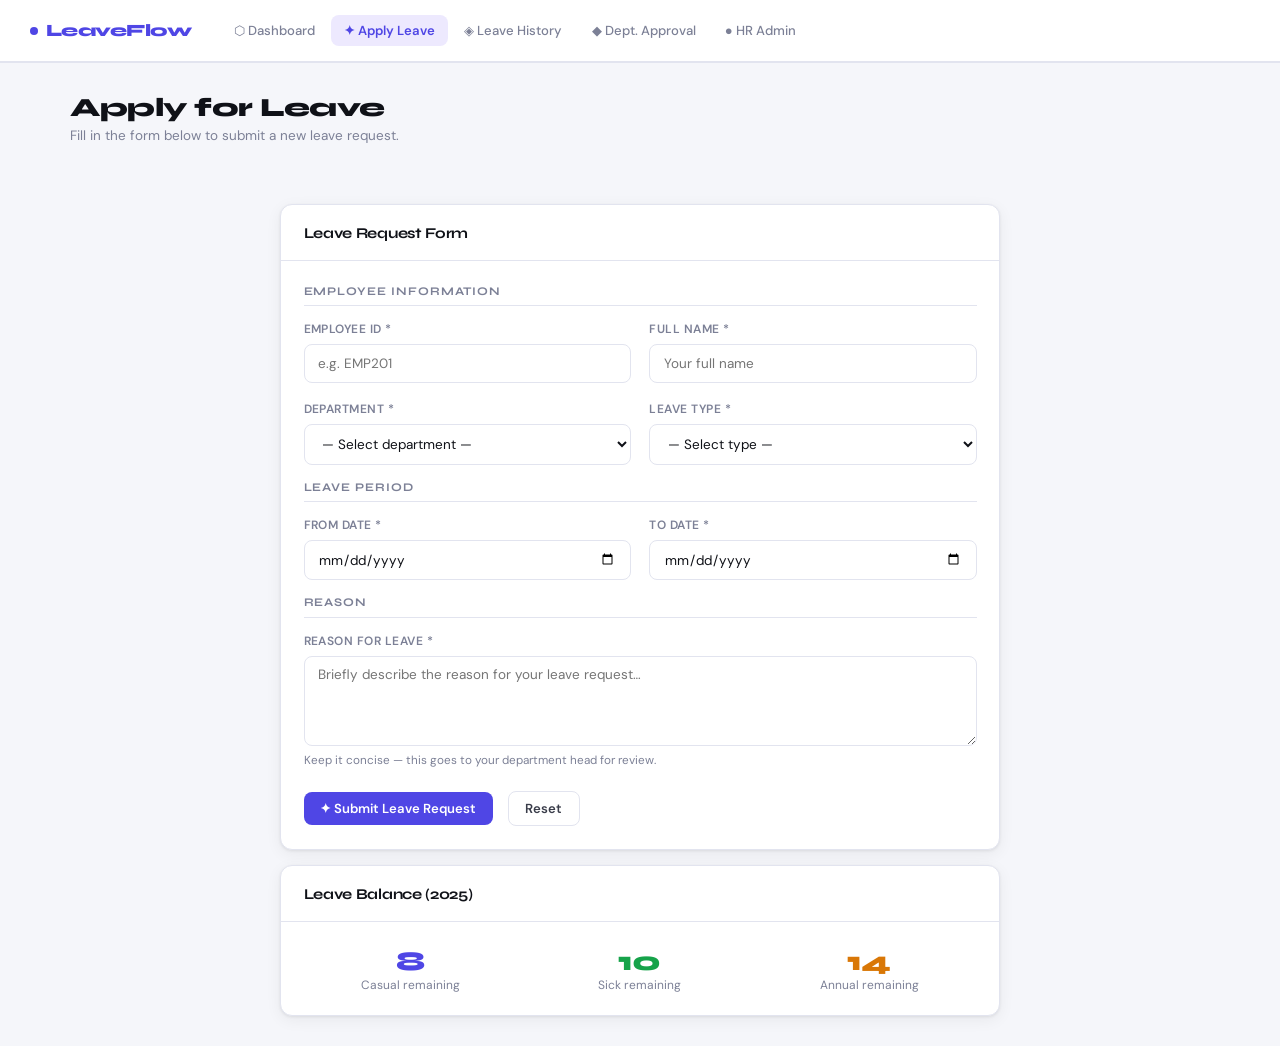
<file: apply.html>
<!DOCTYPE html>
<html lang="en">
<head>
  <meta charset="UTF-8">
  <meta name="viewport" content="width=device-width, initial-scale=1.0">
  <title>Apply Leave — LeaveFlow</title>
  <link rel="stylesheet" href="style.css">
  <style>
    .apply-wrap {
      max-width: 720px;
      margin: 0 auto;
    }
    .form-section-title {
      font-family: 'Syne', sans-serif;
      font-size: .78rem;
      font-weight: 700;
      text-transform: uppercase;
      letter-spacing: .08em;
      color: var(--ink-3);
      margin-bottom: 1rem;
      padding-bottom: .5rem;
      border-bottom: 1px solid var(--border);
    }
    .success-banner {
      display: none;
      background: var(--success-lt);
      border: 1.5px solid var(--success);
      border-radius: var(--radius-sm);
      padding: 1rem 1.25rem;
      margin-bottom: 1.5rem;
      color: var(--success);
      font-weight: 600;
      align-items: center;
      gap: .6rem;
    }
    .success-banner.show { display: flex; }
    .day-count {
      display: inline-block;
      background: var(--accent-lt);
      color: var(--accent);
      font-weight: 700;
      font-size: .8rem;
      padding: .2rem .6rem;
      border-radius: 6px;
      margin-left: .5rem;
    }
  </style>
</head>
<body>
  <div id="nav-root"></div>

  <div class="page-header container">
    <h1 class="page-title">Apply for Leave</h1>
    <p class="page-sub">Fill in the form below to submit a new leave request.</p>
  </div>

  <div class="container">
    <div class="apply-wrap">
      <div id="success-banner" class="success-banner">
        ✅ Leave request submitted successfully! It has been forwarded to your department head.
      </div>

      <div class="card">
        <div class="card-header">
          <span class="card-title">Leave Request Form</span>
          <span class="text-sm text-muted" id="day-count-label"></span>
        </div>
        <div class="card-body">
          <form id="leave-form" novalidate>

            <p class="form-section-title">Employee Information</p>
            <div class="form-grid mb-2">
              <div class="form-group">
                <label class="form-label" for="empId">Employee ID *</label>
                <input type="text" id="empId" class="form-control" placeholder="e.g. EMP201" required>
              </div>
              <div class="form-group">
                <label class="form-label" for="empName">Full Name *</label>
                <input type="text" id="empName" class="form-control" placeholder="Your full name" required>
              </div>
              <div class="form-group">
                <label class="form-label" for="dept">Department *</label>
                <select id="dept" class="form-control" required>
                  <option value="">— Select department —</option>
                  <option>Engineering</option>
                  <option>Marketing</option>
                  <option>Finance</option>
                  <option>HR</option>
                  <option>Operations</option>
                  <option>Sales</option>
                </select>
              </div>
              <div class="form-group">
                <label class="form-label" for="leaveType">Leave Type *</label>
                <select id="leaveType" class="form-control" required>
                  <option value="">— Select type —</option>
                  <option>Casual</option>
                  <option>Sick</option>
                  <option>Annual</option>
                </select>
              </div>
            </div>

            <p class="form-section-title">Leave Period</p>
            <div class="form-grid mb-2">
              <div class="form-group">
                <label class="form-label" for="fromDate">From Date *</label>
                <input type="date" id="fromDate" class="form-control" required>
              </div>
              <div class="form-group">
                <label class="form-label" for="toDate">To Date *</label>
                <input type="date" id="toDate" class="form-control" required>
              </div>
            </div>

            <p class="form-section-title">Reason</p>
            <div class="form-grid">
              <div class="form-group full">
                <label class="form-label" for="reason">Reason for Leave *</label>
                <textarea id="reason" class="form-control" placeholder="Briefly describe the reason for your leave request…" required></textarea>
                <span class="form-hint">Keep it concise — this goes to your department head for review.</span>
              </div>
            </div>

            <div class="flex mt-3" style="gap:1rem; flex-wrap:wrap;">
              <button type="submit" class="btn btn-primary" id="submit-btn">
                ✦ Submit Leave Request
              </button>
              <button type="button" class="btn btn-outline" onclick="document.getElementById('leave-form').reset(); updateDayCount();">
                Reset
              </button>
            </div>
          </form>
        </div>
      </div>

      <!-- Leave balance hint -->
      <div class="card mt-2">
        <div class="card-header"><span class="card-title">Leave Balance (2025)</span></div>
        <div class="card-body">
          <div style="display:grid; grid-template-columns:repeat(3,1fr); gap:1rem; text-align:center;">
            <div>
              <div style="font-family:'Syne',sans-serif; font-size:1.8rem; font-weight:800; color:var(--accent)">8</div>
              <div class="text-sm text-muted">Casual remaining</div>
            </div>
            <div>
              <div style="font-family:'Syne',sans-serif; font-size:1.8rem; font-weight:800; color:var(--success)">10</div>
              <div class="text-sm text-muted">Sick remaining</div>
            </div>
            <div>
              <div style="font-family:'Syne',sans-serif; font-size:1.8rem; font-weight:800; color:var(--warn)">14</div>
              <div class="text-sm text-muted">Annual remaining</div>
            </div>
          </div>
        </div>
      </div>
    </div>
  </div>

  <script src="data.js"></script>
  <script src="nav.js"></script>
  <script>
    renderNav('apply');

    // Set min date to today
    const today = new Date().toISOString().split('T')[0];
    document.getElementById('fromDate').min = today;
    document.getElementById('toDate').min = today;

    function updateDayCount() {
      const from = document.getElementById('fromDate').value;
      const to   = document.getElementById('toDate').value;
      const lbl  = document.getElementById('day-count-label');
      if (from && to && to >= from) {
        const diff = Math.round((new Date(to) - new Date(from)) / 86400000) + 1;
        lbl.innerHTML = `<span class="day-count">${diff} day${diff !== 1 ? 's' : ''}</span>`;
      } else {
        lbl.innerHTML = '';
      }
    }

    document.getElementById('fromDate').addEventListener('change', () => {
      document.getElementById('toDate').min = document.getElementById('fromDate').value;
      updateDayCount();
    });
    document.getElementById('toDate').addEventListener('change', updateDayCount);

    document.getElementById('leave-form').addEventListener('submit', e => {
      e.preventDefault();
      const empId    = document.getElementById('empId').value.trim();
      const empName  = document.getElementById('empName').value.trim();
      const dept     = document.getElementById('dept').value;
      const type     = document.getElementById('leaveType').value;
      const from     = document.getElementById('fromDate').value;
      const to       = document.getElementById('toDate').value;
      const reason   = document.getElementById('reason').value.trim();

      if (!empId || !empName || !dept || !type || !from || !to || !reason) {
        showToast('Please fill in all required fields.', 'error');
        return;
      }
      if (to < from) {
        showToast('End date cannot be before start date.', 'error');
        return;
      }

      addLeave({ empId, empName, dept, type, from, to, reason });
      document.getElementById('success-banner').classList.add('show');
      document.getElementById('leave-form').reset();
      updateDayCount();
      window.scrollTo({ top: 0, behavior: 'smooth' });
      showToast('Leave submitted successfully!', 'success');
    });
  </script>
</body>
</html>
</file>
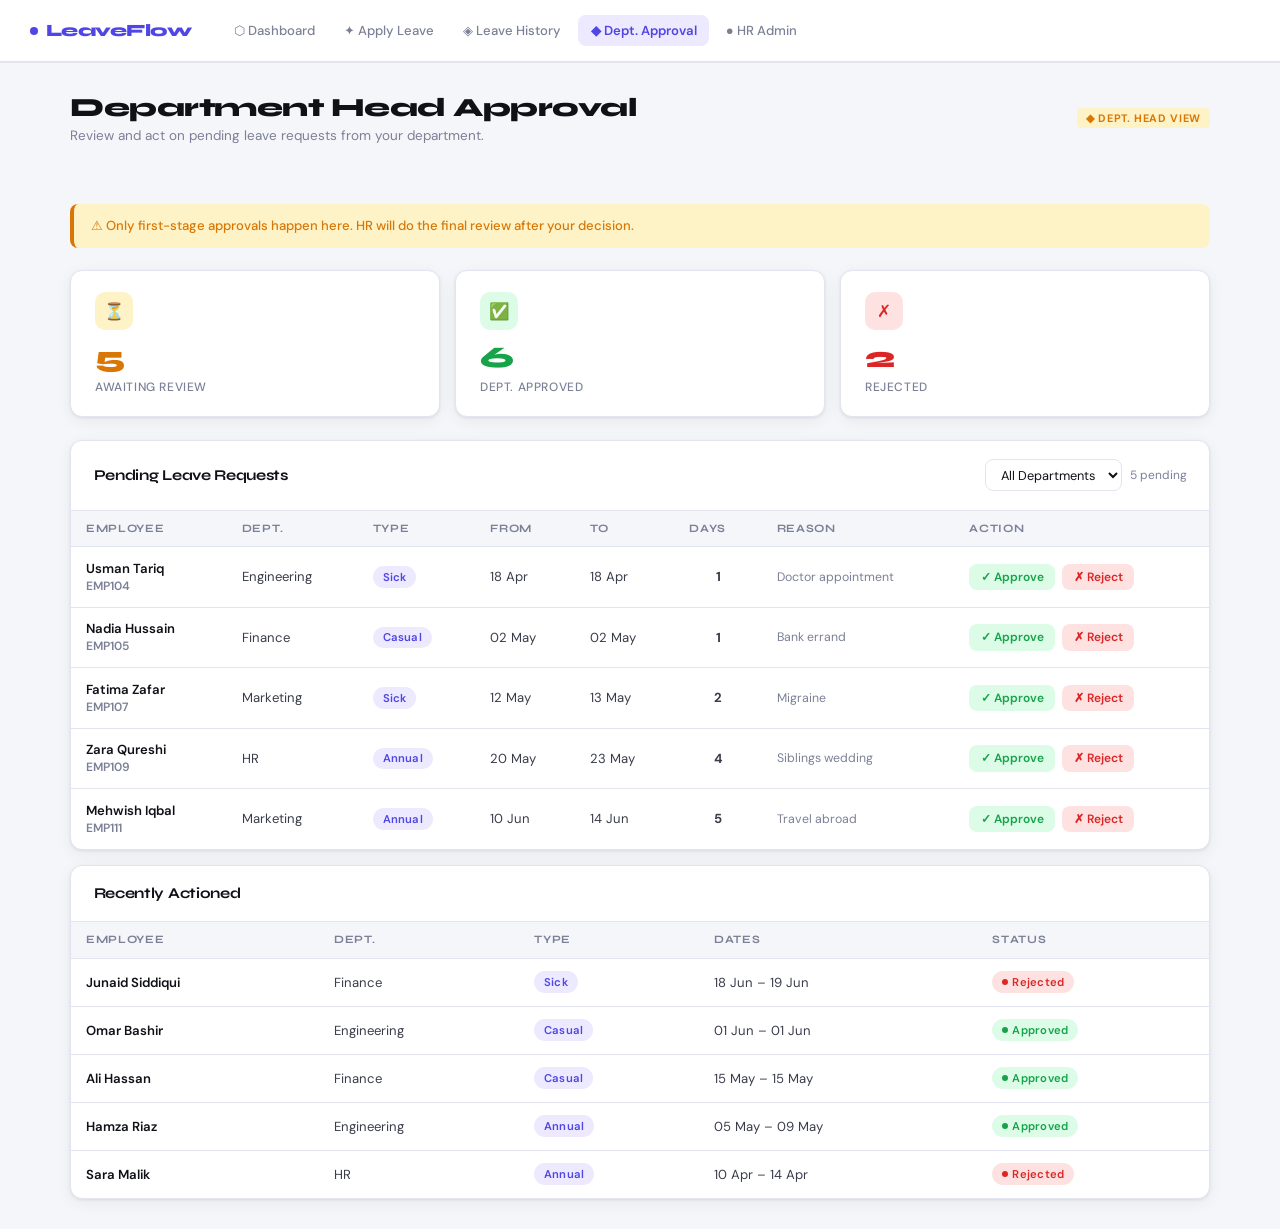
<file: dept-approval.html>
<!DOCTYPE html>
<html lang="en">
<head>
  <meta charset="UTF-8">
  <meta name="viewport" content="width=device-width, initial-scale=1.0">
  <title>Dept. Approval — LeaveFlow</title>
  <link rel="stylesheet" href="style.css">
  <style>
    .approval-note {
      background: var(--warn-lt);
      border-left: 4px solid var(--warn);
      border-radius: var(--radius-sm);
      padding: .9rem 1.1rem;
      font-size: .875rem;
      color: var(--warn);
      font-weight: 500;
      margin-bottom: 1.5rem;
      display: flex;
      align-items: center;
      gap: .6rem;
    }
    .action-cell { white-space: nowrap; }
  </style>
</head>
<body>
  <div id="nav-root"></div>

  <div class="page-header container">
    <div class="flex">
      <div>
        <h1 class="page-title">Department Head Approval</h1>
        <p class="page-sub">Review and act on pending leave requests from your department.</p>
      </div>
      <span class="role-tag role-dept ml-auto">◆ Dept. Head View</span>
    </div>
  </div>

  <div class="container">
    <div class="approval-note">
      ⚠ Only first-stage approvals happen here. HR will do the final review after your decision.
    </div>

    <!-- Stats row -->
    <div class="stats-grid" style="grid-template-columns: repeat(3,1fr); margin-bottom:1.5rem;" id="dept-stats"></div>

    <div class="card">
      <div class="card-header">
        <span class="card-title">Pending Leave Requests</span>
        <div class="flex" style="gap:.5rem;">
          <select id="f-dept" class="form-control" style="width:auto; padding:.35rem .7rem; font-size:.85rem;">
            <option value="">All Departments</option>
            <option>Engineering</option>
            <option>Marketing</option>
            <option>Finance</option>
            <option>HR</option>
            <option>Operations</option>
            <option>Sales</option>
          </select>
          <span class="text-sm text-muted" id="count-label" style="align-self:center;"></span>
        </div>
      </div>

      <div class="table-wrap">
        <table>
          <thead>
            <tr>
              <th>Employee</th>
              <th>Dept.</th>
              <th>Type</th>
              <th>From</th>
              <th>To</th>
              <th>Days</th>
              <th>Reason</th>
              <th>Action</th>
            </tr>
          </thead>
          <tbody id="pending-body"></tbody>
        </table>
      </div>
      <div id="empty-state" class="empty-state" style="display:none;">
        <div class="empty-icon">🎉</div>
        <div class="empty-title">No pending requests</div>
        <p class="text-sm">All leave requests have been reviewed.</p>
      </div>
    </div>

    <!-- Recently actioned -->
    <div class="card mt-2">
      <div class="card-header">
        <span class="card-title">Recently Actioned</span>
      </div>
      <div class="table-wrap">
        <table>
          <thead>
            <tr>
              <th>Employee</th>
              <th>Dept.</th>
              <th>Type</th>
              <th>Dates</th>
              <th>Status</th>
            </tr>
          </thead>
          <tbody id="actioned-body"></tbody>
        </table>
      </div>
    </div>
  </div>

  <script src="data.js"></script>
  <script src="nav.js"></script>
  <script>
    renderNav('dept');
    const fmt = d => new Date(d).toLocaleDateString('en-GB', { day:'2-digit', month:'short' });
    const days = (a, b) => Math.round((new Date(b) - new Date(a)) / 86400000) + 1;

    function renderStats() {
      const leaves = getLeaves();
      const pending  = leaves.filter(l => l.status === 'Pending').length;
      const approved = leaves.filter(l => l.deptApproved).length;
      const rejected = leaves.filter(l => l.status === 'Rejected').length;
      document.getElementById('dept-stats').innerHTML = `
        <div class="stat-card s-amber">
          <div class="stat-icon">⏳</div>
          <div class="stat-value">${pending}</div>
          <div class="stat-label">Awaiting Review</div>
        </div>
        <div class="stat-card s-green">
          <div class="stat-icon">✅</div>
          <div class="stat-value">${approved}</div>
          <div class="stat-label">Dept. Approved</div>
        </div>
        <div class="stat-card s-red">
          <div class="stat-icon">✗</div>
          <div class="stat-value">${rejected}</div>
          <div class="stat-label">Rejected</div>
        </div>`;
    }

    function render() {
      const dept = document.getElementById('f-dept').value;
      let leaves = getLeaves();
      if (dept) leaves = leaves.filter(l => l.dept === dept);

      const pending  = leaves.filter(l => l.status === 'Pending');
      const actioned = leaves.filter(l => l.status !== 'Pending').slice(-5).reverse();

      document.getElementById('count-label').textContent = `${pending.length} pending`;
      const body  = document.getElementById('pending-body');
      const empty = document.getElementById('empty-state');

      if (!pending.length) {
        body.innerHTML = '';
        empty.style.display = 'block';
      } else {
        empty.style.display = 'none';
        body.innerHTML = pending.map(l => `
          <tr id="row-${l.id}">
            <td class="td-name">${l.empName}<br><span class="text-sm text-muted">${l.empId}</span></td>
            <td>${l.dept}</td>
            <td><span class="badge badge-type">${l.type}</span></td>
            <td>${fmt(l.from)}</td>
            <td>${fmt(l.to)}</td>
            <td style="text-align:center"><strong>${days(l.from, l.to)}</strong></td>
            <td style="max-width:180px; white-space:normal; font-size:.82rem; color:var(--ink-3)">${l.reason}</td>
            <td class="action-cell">
              <div class="btn-group">
                <button class="btn btn-success btn-sm" onclick="act('${l.id}','Approved',true)">✓ Approve</button>
                <button class="btn btn-danger  btn-sm" onclick="act('${l.id}','Rejected',false)">✗ Reject</button>
              </div>
            </td>
          </tr>`).join('');
      }

      document.getElementById('actioned-body').innerHTML = actioned.map(l => `
        <tr>
          <td class="td-name">${l.empName}</td>
          <td>${l.dept}</td>
          <td><span class="badge badge-type">${l.type}</span></td>
          <td>${fmt(l.from)} – ${fmt(l.to)}</td>
          <td><span class="badge badge-${l.status.toLowerCase()}">${l.status}</span></td>
        </tr>`).join('') || '<tr><td colspan="5" class="text-muted text-sm" style="padding:1rem 1.5rem">No actions yet.</td></tr>';
    }

    function act(id, status, deptApproved) {
      updateLeaveStatus(id, status, deptApproved);
      showToast(`Leave ${status.toLowerCase()} successfully.`, status === 'Approved' ? 'success' : 'error');
      renderStats();
      render();
    }

    document.getElementById('f-dept').addEventListener('change', render);
    renderStats();
    render();
  </script>
</body>
</html>
</file>
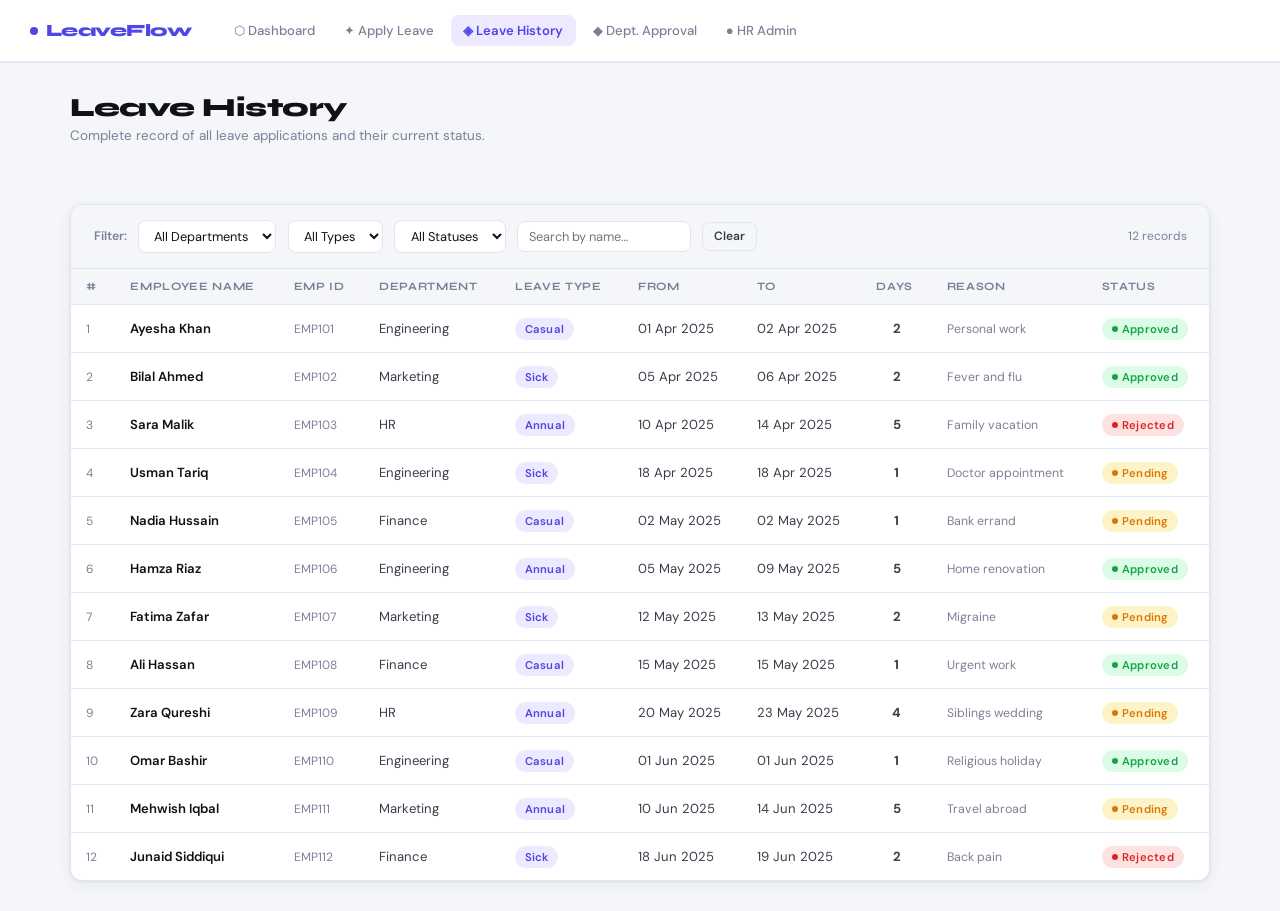
<file: history.html>
<!DOCTYPE html>
<html lang="en">
<head>
  <meta charset="UTF-8">
  <meta name="viewport" content="width=device-width, initial-scale=1.0">
  <title>Leave History — LeaveFlow</title>
  <link rel="stylesheet" href="style.css">
</head>
<body>
  <div id="nav-root"></div>

  <div class="page-header container">
    <h1 class="page-title">Leave History</h1>
    <p class="page-sub">Complete record of all leave applications and their current status.</p>
  </div>

  <div class="container">
    <div class="card">
      <!-- Filters -->
      <div class="filter-bar">
        <span class="filter-label">Filter:</span>
        <select id="f-dept">
          <option value="">All Departments</option>
          <option>Engineering</option>
          <option>Marketing</option>
          <option>Finance</option>
          <option>HR</option>
          <option>Operations</option>
          <option>Sales</option>
        </select>
        <select id="f-type">
          <option value="">All Types</option>
          <option>Casual</option>
          <option>Sick</option>
          <option>Annual</option>
        </select>
        <select id="f-status">
          <option value="">All Statuses</option>
          <option>Pending</option>
          <option>Approved</option>
          <option>Rejected</option>
        </select>
        <input type="text" id="f-search" placeholder="Search by name…" style="min-width:160px;">
        <button class="btn btn-outline btn-sm" onclick="clearFilters()">Clear</button>
        <span class="ml-auto text-sm text-muted" id="count-label"></span>
      </div>

      <div class="table-wrap">
        <table>
          <thead>
            <tr>
              <th>#</th>
              <th>Employee Name</th>
              <th>Emp ID</th>
              <th>Department</th>
              <th>Leave Type</th>
              <th>From</th>
              <th>To</th>
              <th>Days</th>
              <th>Reason</th>
              <th>Status</th>
            </tr>
          </thead>
          <tbody id="history-body"></tbody>
        </table>
      </div>
      <div id="empty-state" class="empty-state" style="display:none;">
        <div class="empty-icon">🔍</div>
        <div class="empty-title">No records found</div>
        <p class="text-sm">Try adjusting your filters.</p>
      </div>
    </div>
  </div>

  <script src="data.js"></script>
  <script src="nav.js"></script>
  <script>
    renderNav('history');
    const fmt = d => new Date(d).toLocaleDateString('en-GB', { day:'2-digit', month:'short', year:'numeric' });
    const days = (a, b) => Math.round((new Date(b) - new Date(a)) / 86400000) + 1;

    function render() {
      let leaves = getLeaves();
      const dept   = document.getElementById('f-dept').value;
      const type   = document.getElementById('f-type').value;
      const status = document.getElementById('f-status').value;
      const search = document.getElementById('f-search').value.toLowerCase();

      if (dept)   leaves = leaves.filter(l => l.dept === dept);
      if (type)   leaves = leaves.filter(l => l.type === type);
      if (status) leaves = leaves.filter(l => l.status === status);
      if (search) leaves = leaves.filter(l => l.empName.toLowerCase().includes(search));

      document.getElementById('count-label').textContent = `${leaves.length} record${leaves.length !== 1 ? 's' : ''}`;

      const body = document.getElementById('history-body');
      const empty = document.getElementById('empty-state');
      if (!leaves.length) {
        body.innerHTML = '';
        empty.style.display = 'block';
        return;
      }
      empty.style.display = 'none';
      body.innerHTML = leaves.map((l, i) => `
        <tr>
          <td class="text-sm text-muted">${i + 1}</td>
          <td class="td-name">${l.empName}</td>
          <td class="text-sm text-muted">${l.empId}</td>
          <td>${l.dept}</td>
          <td><span class="badge badge-type">${l.type}</span></td>
          <td>${fmt(l.from)}</td>
          <td>${fmt(l.to)}</td>
          <td style="text-align:center"><strong>${days(l.from, l.to)}</strong></td>
          <td style="max-width:200px; white-space:normal; font-size:.82rem; color:var(--ink-3)">${l.reason}</td>
          <td><span class="badge badge-${l.status.toLowerCase()}">${l.status}</span></td>
        </tr>`).join('');
    }

    function clearFilters() {
      ['f-dept','f-type','f-status','f-search'].forEach(id => {
        const el = document.getElementById(id);
        el.value = '';
      });
      render();
    }

    ['f-dept','f-type','f-status','f-search'].forEach(id =>
      document.getElementById(id).addEventListener('input', render));

    render();
  </script>
</body>
</html>
</file>
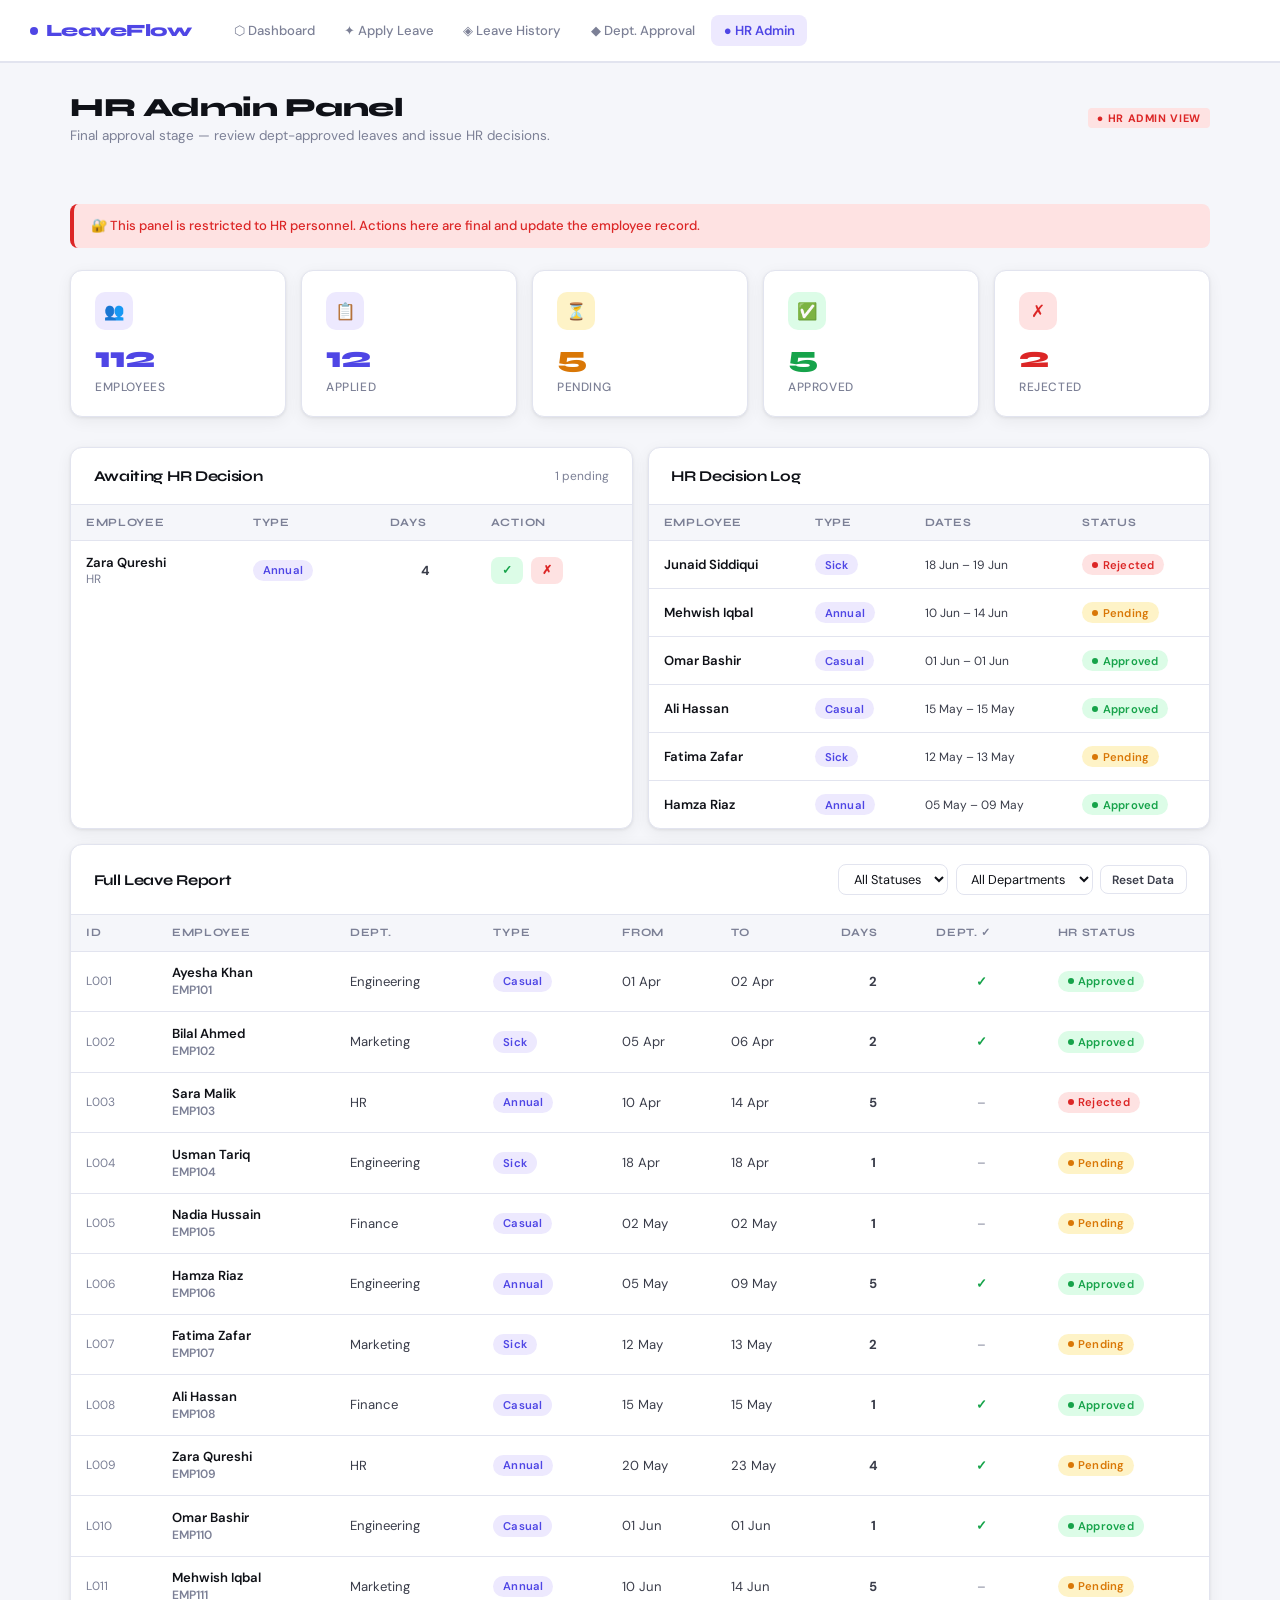
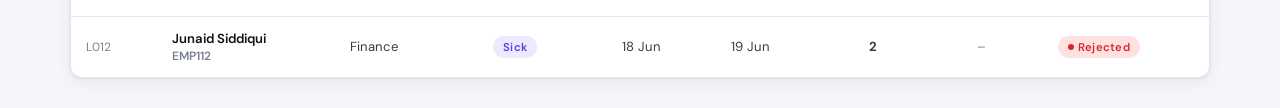
<file: hr-admin.html>
<!DOCTYPE html>
<html lang="en">
<head>
  <meta charset="UTF-8">
  <meta name="viewport" content="width=device-width, initial-scale=1.0">
  <title>HR Admin — LeaveFlow</title>
  <link rel="stylesheet" href="style.css">
  <style>
    .hr-note {
      background: var(--danger-lt);
      border-left: 4px solid var(--danger);
      border-radius: var(--radius-sm);
      padding: .9rem 1.1rem;
      font-size: .875rem;
      color: var(--danger);
      font-weight: 500;
      margin-bottom: 1.5rem;
      display: flex;
      align-items: center;
      gap: .6rem;
    }
    .two-col { display: grid; grid-template-columns: 1fr 1fr; gap: 1rem; }
    @media (max-width: 768px) { .two-col { grid-template-columns: 1fr; } }
  </style>
</head>
<body>
  <div id="nav-root"></div>

  <div class="page-header container">
    <div class="flex">
      <div>
        <h1 class="page-title">HR Admin Panel</h1>
        <p class="page-sub">Final approval stage — review dept-approved leaves and issue HR decisions.</p>
      </div>
      <span class="role-tag role-hr ml-auto">● HR Admin View</span>
    </div>
  </div>

  <div class="container">
    <div class="hr-note">
      🔐 This panel is restricted to HR personnel. Actions here are final and update the employee record.
    </div>

    <!-- Stat cards -->
    <div class="stats-grid" id="hr-stats"></div>

    <div class="two-col mb-2">
      <!-- Awaiting HR (dept-approved, status still Pending) -->
      <div class="card">
        <div class="card-header">
          <span class="card-title">Awaiting HR Decision</span>
          <span class="text-sm text-muted" id="await-count"></span>
        </div>
        <div class="table-wrap">
          <table>
            <thead>
              <tr>
                <th>Employee</th>
                <th>Type</th>
                <th>Days</th>
                <th>Action</th>
              </tr>
            </thead>
            <tbody id="await-body"></tbody>
          </table>
        </div>
        <div id="await-empty" class="empty-state" style="display:none;">
          <div class="empty-icon">🎉</div>
          <div class="empty-title">All clear!</div>
          <p class="text-sm">Nothing pending HR review.</p>
        </div>
      </div>

      <!-- Dept-approved queue history -->
      <div class="card">
        <div class="card-header">
          <span class="card-title">HR Decision Log</span>
        </div>
        <div class="table-wrap">
          <table>
            <thead>
              <tr>
                <th>Employee</th>
                <th>Type</th>
                <th>Dates</th>
                <th>Status</th>
              </tr>
            </thead>
            <tbody id="log-body"></tbody>
          </table>
        </div>
      </div>
    </div>

    <!-- Full leave report -->
    <div class="card">
      <div class="card-header">
        <span class="card-title">Full Leave Report</span>
        <div class="flex" style="gap:.5rem;">
          <select id="f-status" class="form-control" style="width:auto; padding:.35rem .7rem; font-size:.85rem;">
            <option value="">All Statuses</option>
            <option>Pending</option>
            <option>Approved</option>
            <option>Rejected</option>
          </select>
          <select id="f-dept" class="form-control" style="width:auto; padding:.35rem .7rem; font-size:.85rem;">
            <option value="">All Departments</option>
            <option>Engineering</option>
            <option>Marketing</option>
            <option>Finance</option>
            <option>HR</option>
            <option>Operations</option>
            <option>Sales</option>
          </select>
          <button class="btn btn-outline btn-sm" onclick="resetData(); renderAll(); showToast('Data reset to defaults.','info');">
            Reset Data
          </button>
        </div>
      </div>
      <div class="table-wrap">
        <table>
          <thead>
            <tr>
              <th>ID</th>
              <th>Employee</th>
              <th>Dept.</th>
              <th>Type</th>
              <th>From</th>
              <th>To</th>
              <th>Days</th>
              <th>Dept. ✓</th>
              <th>HR Status</th>
            </tr>
          </thead>
          <tbody id="full-body"></tbody>
        </table>
      </div>
    </div>
  </div>

  <script src="data.js"></script>
  <script src="nav.js"></script>
  <script>
    renderNav('hr');
    const fmt  = d => new Date(d).toLocaleDateString('en-GB', { day:'2-digit', month:'short' });
    const days = (a, b) => Math.round((new Date(b) - new Date(a)) / 86400000) + 1;

    function renderStats() {
      const leaves = getLeaves();
      const total    = 112;
      const applied  = leaves.length;
      const pending  = leaves.filter(l => l.status === 'Pending').length;
      const approved = leaves.filter(l => l.status === 'Approved').length;
      const rejected = leaves.filter(l => l.status === 'Rejected').length;
      document.getElementById('hr-stats').innerHTML = `
        <div class="stat-card s-purple"><div class="stat-icon">👥</div><div class="stat-value">${total}</div><div class="stat-label">Employees</div></div>
        <div class="stat-card s-purple"><div class="stat-icon">📋</div><div class="stat-value">${applied}</div><div class="stat-label">Applied</div></div>
        <div class="stat-card s-amber"> <div class="stat-icon">⏳</div><div class="stat-value">${pending}</div><div class="stat-label">Pending</div></div>
        <div class="stat-card s-green"> <div class="stat-icon">✅</div><div class="stat-value">${approved}</div><div class="stat-label">Approved</div></div>
        <div class="stat-card s-red">   <div class="stat-icon">✗</div><div class="stat-value">${rejected}</div><div class="stat-label">Rejected</div></div>`;
    }

    function renderAwait() {
      const awaiting = getLeaves().filter(l => l.deptApproved && l.status === 'Pending');
      const body  = document.getElementById('await-body');
      const empty = document.getElementById('await-empty');
      document.getElementById('await-count').textContent = `${awaiting.length} pending`;
      if (!awaiting.length) { body.innerHTML = ''; empty.style.display = 'block'; return; }
      empty.style.display = 'none';
      body.innerHTML = awaiting.map(l => `
        <tr>
          <td>
            <div class="td-name">${l.empName}</div>
            <div class="text-sm text-muted">${l.dept}</div>
          </td>
          <td><span class="badge badge-type">${l.type}</span></td>
          <td style="text-align:center"><strong>${days(l.from,l.to)}</strong></td>
          <td>
            <div class="btn-group">
              <button class="btn btn-success btn-sm" onclick="hrAct('${l.id}','Approved')">✓</button>
              <button class="btn btn-danger  btn-sm" onclick="hrAct('${l.id}','Rejected')">✗</button>
            </div>
          </td>
        </tr>`).join('');
    }

    function renderLog() {
      const done = getLeaves().filter(l => !l.deptApproved || l.status !== 'Pending').slice(-6).reverse();
      document.getElementById('log-body').innerHTML = done.map(l => `
        <tr>
          <td class="td-name">${l.empName}</td>
          <td><span class="badge badge-type">${l.type}</span></td>
          <td class="text-sm">${fmt(l.from)} – ${fmt(l.to)}</td>
          <td><span class="badge badge-${l.status.toLowerCase()}">${l.status}</span></td>
        </tr>`).join('') || '<tr><td colspan="4" class="text-muted text-sm" style="padding:1rem 1.5rem">No decisions yet.</td></tr>';
    }

    function renderFull() {
      let leaves = getLeaves();
      const status = document.getElementById('f-status').value;
      const dept   = document.getElementById('f-dept').value;
      if (status) leaves = leaves.filter(l => l.status === status);
      if (dept)   leaves = leaves.filter(l => l.dept   === dept);
      document.getElementById('full-body').innerHTML = leaves.map(l => `
        <tr>
          <td class="text-sm text-muted">${l.id}</td>
          <td class="td-name">${l.empName}<br><span class="text-sm text-muted">${l.empId}</span></td>
          <td>${l.dept}</td>
          <td><span class="badge badge-type">${l.type}</span></td>
          <td>${fmt(l.from)}</td>
          <td>${fmt(l.to)}</td>
          <td style="text-align:center"><strong>${days(l.from,l.to)}</strong></td>
          <td style="text-align:center">${l.deptApproved
              ? '<span style="color:var(--success);font-weight:700;">✓</span>'
              : '<span style="color:var(--ink-3);">–</span>'}</td>
          <td><span class="badge badge-${l.status.toLowerCase()}">${l.status}</span></td>
        </tr>`).join('');
    }

    function renderAll() {
      renderStats();
      renderAwait();
      renderLog();
      renderFull();
    }

    function hrAct(id, status) {
      updateLeaveStatus(id, status, true);
      showToast(`HR: Leave ${status.toLowerCase()}.`, status === 'Approved' ? 'success' : 'error');
      renderAll();
    }

    ['f-status','f-dept'].forEach(id => document.getElementById(id).addEventListener('change', renderFull));

    renderAll();
  </script>
</body>
</html>
</file>
<file: style.css>
/* ── Design Tokens ─────────────────────────────────────────────────────── */
@import url('https://fonts.googleapis.com/css2?family=Syne:wght@400;600;700;800&family=DM+Sans:wght@300;400;500&display=swap');

:root {
  --ink:        #0f1117;
  --ink-2:      #3a3d4a;
  --ink-3:      #7c8096;
  --surface:    #f5f6fa;
  --surface-2:  #ebedf5;
  --card:       #ffffff;
  --border:     #e2e4ef;

  --accent:     #4f46e5;
  --accent-lt:  #ede9fe;
  --success:    #16a34a;
  --success-lt: #dcfce7;
  --danger:     #dc2626;
  --danger-lt:  #fee2e2;
  --warn:       #d97706;
  --warn-lt:    #fef3c7;

  --radius:     12px;
  --radius-sm:  8px;
  --shadow:     0 1px 3px rgba(0,0,0,.07), 0 4px 16px rgba(0,0,0,.06);
  --shadow-lg:  0 4px 24px rgba(0,0,0,.10);

  font-size: 15px;
}

/* ── Reset ─────────────────────────────────────────────────────────────── */
*, *::before, *::after { box-sizing: border-box; margin: 0; padding: 0; }
body {
  font-family: 'DM Sans', sans-serif;
  background: var(--surface);
  color: var(--ink);
  min-height: 100vh;
}
h1,h2,h3,h4,h5 { font-family: 'Syne', sans-serif; }
a { text-decoration: none; color: inherit; }
img { display: block; max-width: 100%; }

/* ── Navbar ────────────────────────────────────────────────────────────── */
.navbar {
  background: var(--card);
  border-bottom: 1px solid var(--border);
  padding: 0 2rem;
  height: 62px;
  display: flex;
  align-items: center;
  gap: 2rem;
  position: sticky;
  top: 0;
  z-index: 100;
  box-shadow: 0 1px 0 var(--border);
}
.navbar-brand {
  font-family: 'Syne', sans-serif;
  font-weight: 800;
  font-size: 1.15rem;
  color: var(--accent);
  letter-spacing: -.5px;
  display: flex;
  align-items: center;
  gap: .5rem;
  white-space: nowrap;
}
.navbar-brand .dot { width: 8px; height: 8px; background: var(--accent); border-radius: 50%; display: inline-block; }
.nav-links {
  display: flex;
  gap: .25rem;
  align-items: center;
  flex: 1;
}
.nav-link {
  padding: .45rem .85rem;
  border-radius: var(--radius-sm);
  font-size: .875rem;
  font-weight: 500;
  color: var(--ink-3);
  transition: background .15s, color .15s;
  display: flex;
  align-items: center;
  gap: .4rem;
  white-space: nowrap;
}
.nav-link:hover { background: var(--surface); color: var(--ink); }
.nav-link.active { background: var(--accent-lt); color: var(--accent); font-weight: 600; }
.nav-divider {
  width: 1px;
  height: 20px;
  background: var(--border);
  margin: 0 .5rem;
}
.nav-role {
  margin-left: auto;
  font-size: .78rem;
  font-weight: 600;
  letter-spacing: .04em;
  text-transform: uppercase;
  color: var(--ink-3);
  background: var(--surface-2);
  padding: .3rem .7rem;
  border-radius: 20px;
  white-space: nowrap;
}

/* ── Page shell ────────────────────────────────────────────────────────── */
.page-header {
  padding: 2.25rem 2rem 0;
}
.page-title {
  font-size: 1.75rem;
  font-weight: 800;
  letter-spacing: -.5px;
  color: var(--ink);
}
.page-sub {
  color: var(--ink-3);
  font-size: .9rem;
  margin-top: .25rem;
}
.container {
  max-width: 1200px;
  margin: 0 auto;
  padding: 2rem;
}

/* ── Stat Cards ────────────────────────────────────────────────────────── */
.stats-grid {
  display: grid;
  grid-template-columns: repeat(auto-fit, minmax(200px, 1fr));
  gap: 1rem;
  margin-bottom: 2rem;
}
.stat-card {
  background: var(--card);
  border: 1px solid var(--border);
  border-radius: var(--radius);
  padding: 1.4rem 1.6rem;
  box-shadow: var(--shadow);
  display: flex;
  flex-direction: column;
  gap: .5rem;
  transition: transform .2s, box-shadow .2s;
}
.stat-card:hover { transform: translateY(-2px); box-shadow: var(--shadow-lg); }
.stat-icon {
  width: 38px; height: 38px;
  border-radius: 10px;
  display: flex; align-items: center; justify-content: center;
  font-size: 1.1rem;
  margin-bottom: .25rem;
}
.stat-value {
  font-family: 'Syne', sans-serif;
  font-size: 2rem;
  font-weight: 800;
  letter-spacing: -1px;
  line-height: 1;
}
.stat-label {
  font-size: .8rem;
  font-weight: 500;
  text-transform: uppercase;
  letter-spacing: .05em;
  color: var(--ink-3);
}
.stat-card.s-purple .stat-icon { background: var(--accent-lt); color: var(--accent); }
.stat-card.s-green  .stat-icon { background: var(--success-lt); color: var(--success); }
.stat-card.s-amber  .stat-icon { background: var(--warn-lt); color: var(--warn); }
.stat-card.s-red    .stat-icon { background: var(--danger-lt); color: var(--danger); }
.stat-card.s-purple .stat-value { color: var(--accent); }
.stat-card.s-green  .stat-value { color: var(--success); }
.stat-card.s-amber  .stat-value { color: var(--warn); }
.stat-card.s-red    .stat-value { color: var(--danger); }

/* ── Cards / Panels ────────────────────────────────────────────────────── */
.card {
  background: var(--card);
  border: 1px solid var(--border);
  border-radius: var(--radius);
  box-shadow: var(--shadow);
  overflow: hidden;
}
.card-header {
  padding: 1.25rem 1.5rem;
  border-bottom: 1px solid var(--border);
  display: flex;
  align-items: center;
  justify-content: space-between;
  gap: 1rem;
}
.card-title {
  font-family: 'Syne', sans-serif;
  font-size: 1rem;
  font-weight: 700;
  letter-spacing: -.3px;
}
.card-body { padding: 1.5rem; }

/* ── Charts grid ───────────────────────────────────────────────────────── */
.charts-grid {
  display: grid;
  grid-template-columns: 2fr 1fr;
  gap: 1rem;
  margin-bottom: 2rem;
}
@media (max-width: 768px) { .charts-grid { grid-template-columns: 1fr; } }
.chart-wrap { position: relative; height: 240px; }

/* ── Table ─────────────────────────────────────────────────────────────── */
.table-wrap { overflow-x: auto; }
table {
  width: 100%;
  border-collapse: collapse;
  font-size: .875rem;
}
thead th {
  padding: .75rem 1rem;
  text-align: left;
  font-family: 'Syne', sans-serif;
  font-size: .75rem;
  font-weight: 700;
  text-transform: uppercase;
  letter-spacing: .06em;
  color: var(--ink-3);
  background: var(--surface);
  border-bottom: 1px solid var(--border);
  white-space: nowrap;
}
tbody tr { border-bottom: 1px solid var(--border); transition: background .12s; }
tbody tr:last-child { border-bottom: none; }
tbody tr:hover { background: var(--surface); }
tbody td {
  padding: .85rem 1rem;
  color: var(--ink-2);
  vertical-align: middle;
}
.td-name { font-weight: 600; color: var(--ink); }

/* ── Badges ────────────────────────────────────────────────────────────── */
.badge {
  display: inline-flex;
  align-items: center;
  gap: .3rem;
  padding: .25rem .65rem;
  border-radius: 20px;
  font-size: .75rem;
  font-weight: 600;
  letter-spacing: .02em;
}
.badge::before { content: ''; width: 6px; height: 6px; border-radius: 50%; flex-shrink: 0; }
.badge-pending  { background: var(--warn-lt);    color: var(--warn);    } .badge-pending::before  { background: var(--warn); }
.badge-approved { background: var(--success-lt); color: var(--success); } .badge-approved::before { background: var(--success); }
.badge-rejected { background: var(--danger-lt);  color: var(--danger);  } .badge-rejected::before { background: var(--danger); }
.badge-type { background: var(--accent-lt); color: var(--accent); }
.badge-type::before { display: none; }

/* ── Buttons ───────────────────────────────────────────────────────────── */
.btn {
  display: inline-flex;
  align-items: center;
  gap: .4rem;
  padding: .55rem 1.1rem;
  border-radius: var(--radius-sm);
  font-size: .875rem;
  font-weight: 600;
  cursor: pointer;
  transition: all .15s;
  border: none;
  outline: none;
  font-family: 'DM Sans', sans-serif;
}
.btn-primary {
  background: var(--accent);
  color: #fff;
}
.btn-primary:hover { background: #4338ca; transform: translateY(-1px); box-shadow: 0 4px 12px rgba(79,70,229,.3); }
.btn-success { background: var(--success-lt); color: var(--success); }
.btn-success:hover { background: var(--success); color: #fff; }
.btn-danger  { background: var(--danger-lt);  color: var(--danger); }
.btn-danger:hover  { background: var(--danger);  color: #fff; }
.btn-outline {
  background: transparent;
  border: 1.5px solid var(--border);
  color: var(--ink-2);
}
.btn-outline:hover { border-color: var(--accent); color: var(--accent); background: var(--accent-lt); }
.btn-sm { padding: .35rem .75rem; font-size: .8rem; }
.btn-group { display: flex; gap: .5rem; align-items: center; flex-wrap: wrap; }

/* ── Form ──────────────────────────────────────────────────────────────── */
.form-grid {
  display: grid;
  grid-template-columns: 1fr 1fr;
  gap: 1.25rem;
}
@media (max-width: 640px) { .form-grid { grid-template-columns: 1fr; } }
.form-grid .full { grid-column: 1 / -1; }
.form-group { display: flex; flex-direction: column; gap: .45rem; }
.form-label {
  font-size: .8rem;
  font-weight: 600;
  letter-spacing: .04em;
  text-transform: uppercase;
  color: var(--ink-3);
}
.form-control {
  padding: .65rem .9rem;
  border: 1.5px solid var(--border);
  border-radius: var(--radius-sm);
  font-family: 'DM Sans', sans-serif;
  font-size: .9rem;
  color: var(--ink);
  background: var(--card);
  transition: border-color .15s, box-shadow .15s;
  width: 100%;
  outline: none;
}
.form-control:focus {
  border-color: var(--accent);
  box-shadow: 0 0 0 3px rgba(79,70,229,.12);
}
select.form-control { cursor: pointer; }
textarea.form-control { resize: vertical; min-height: 90px; }
.form-hint { font-size: .78rem; color: var(--ink-3); }

/* ── Filter bar ────────────────────────────────────────────────────────── */
.filter-bar {
  display: flex;
  gap: .75rem;
  align-items: center;
  flex-wrap: wrap;
  padding: 1rem 1.5rem;
  border-bottom: 1px solid var(--border);
  background: var(--surface);
}
.filter-bar select, .filter-bar input {
  padding: .4rem .75rem;
  border: 1.5px solid var(--border);
  border-radius: var(--radius-sm);
  font-family: 'DM Sans', sans-serif;
  font-size: .85rem;
  background: var(--card);
  color: var(--ink);
  outline: none;
  cursor: pointer;
}
.filter-bar select:focus, .filter-bar input:focus { border-color: var(--accent); }
.filter-label { font-size: .82rem; font-weight: 600; color: var(--ink-3); }

/* ── Toast ─────────────────────────────────────────────────────────────── */
.toast-container {
  position: fixed;
  bottom: 1.5rem;
  right: 1.5rem;
  z-index: 999;
  display: flex;
  flex-direction: column;
  gap: .5rem;
}
.toast {
  padding: .85rem 1.25rem;
  border-radius: var(--radius-sm);
  font-size: .875rem;
  font-weight: 500;
  box-shadow: var(--shadow-lg);
  display: flex;
  align-items: center;
  gap: .6rem;
  animation: slideIn .25s ease;
  max-width: 300px;
}
.toast-success { background: var(--success); color: #fff; }
.toast-error   { background: var(--danger);  color: #fff; }
.toast-info    { background: var(--accent);  color: #fff; }
@keyframes slideIn { from { transform: translateX(120%); opacity: 0; } to { transform: none; opacity: 1; } }

/* ── Empty state ───────────────────────────────────────────────────────── */
.empty-state {
  text-align: center;
  padding: 3rem 1.5rem;
  color: var(--ink-3);
}
.empty-icon { font-size: 2.5rem; margin-bottom: .75rem; }
.empty-title { font-family: 'Syne', sans-serif; font-weight: 700; font-size: 1.1rem; color: var(--ink-2); margin-bottom: .35rem; }

/* ── Misc ──────────────────────────────────────────────────────────────── */
.mt-1 { margin-top: .5rem; }
.mt-2 { margin-top: 1rem; }
.mt-3 { margin-top: 1.5rem; }
.mb-1 { margin-bottom: .5rem; }
.mb-2 { margin-bottom: 1rem; }
.text-muted { color: var(--ink-3); }
.text-sm { font-size: .8rem; }
.fw-600 { font-weight: 600; }
.flex { display: flex; align-items: center; gap: .5rem; }
.ml-auto { margin-left: auto; }
.role-tag {
  display: inline-flex;
  align-items: center;
  gap: .35rem;
  font-size: .72rem;
  font-weight: 700;
  letter-spacing: .06em;
  text-transform: uppercase;
  padding: .2rem .6rem;
  border-radius: 4px;
}
.role-dept { background: var(--warn-lt); color: var(--warn); }
.role-hr   { background: var(--danger-lt); color: var(--danger); }
</file>
